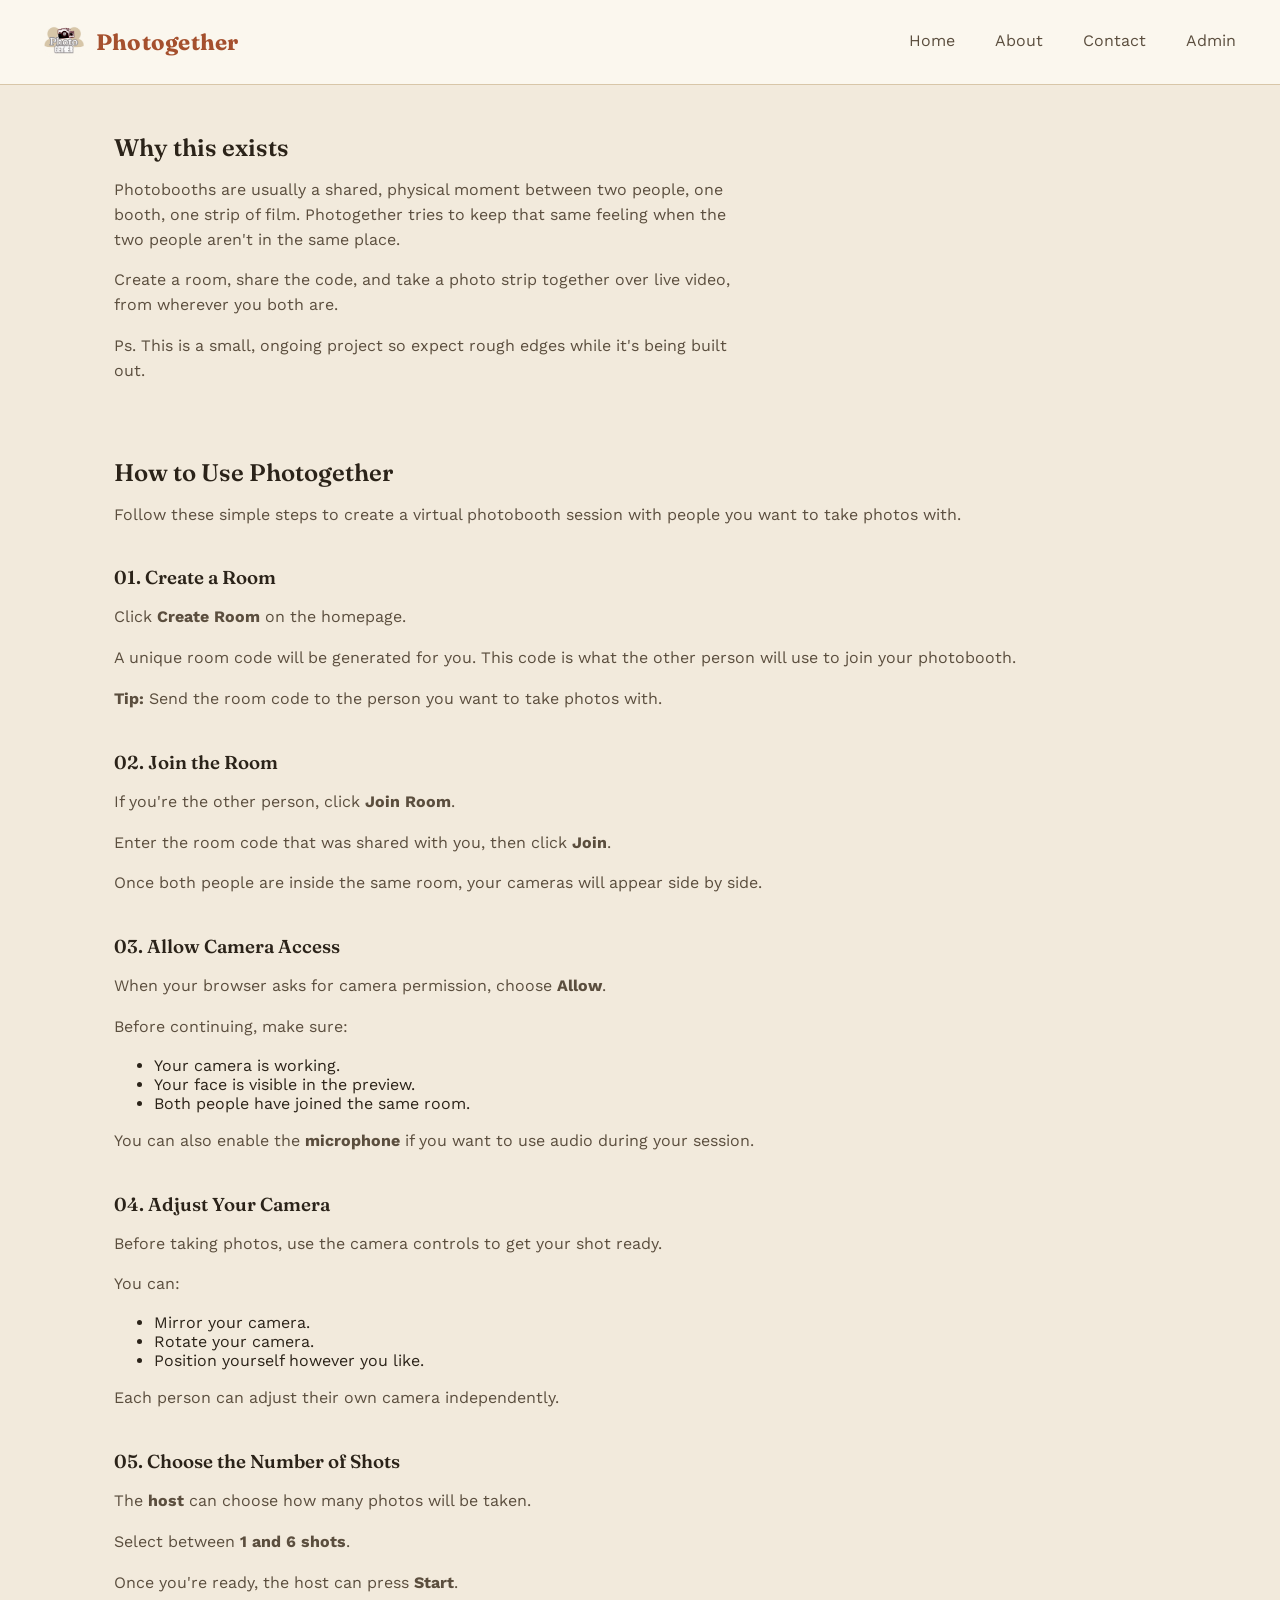
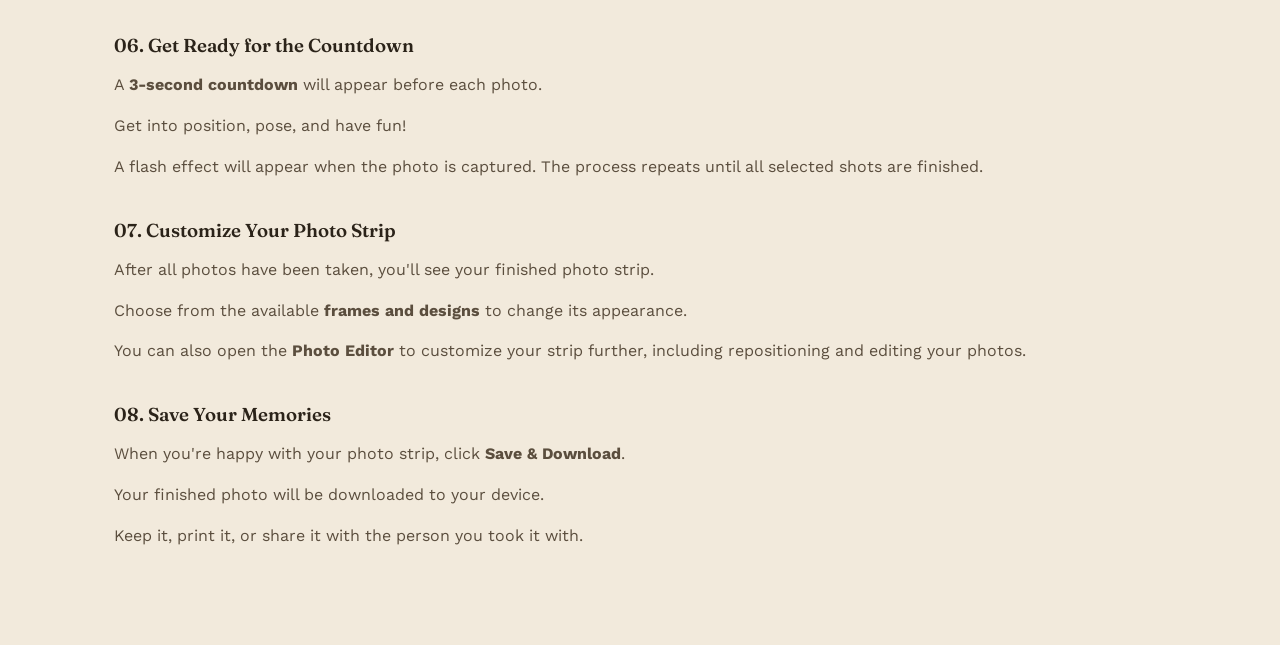
<file: photobooth1/frontend/about.html>
<!DOCTYPE html>
<html lang="en">

<head>
  <meta charset="UTF-8">
  <meta name="viewport" content="width=device-width, initial-scale=1">
  <title>About — Photogether</title>
  <link rel="stylesheet" href="css/style.css">
  <link rel="icon" type="image/png" href="photogetherlogo.png">
</head>

<body>

  <header class="navbar">
    <a href="index.html" class="brand">
      <img src="photogetherlogo.png" alt="Photogether logo" class="logo-img">
      Photogether
    </a>

    <button class="nav-toggle" id="navToggle" aria-label="Toggle menu">☰</button>

    <nav id="mainNav">
      <a href="index.html">Home</a>
      <a href="about.html">About</a>
      <a href="contact.html">Contact</a>
      <a href="admin.html">Admin</a>
    </nav>
  </header>


  <main class="page-wrap">

    <!-- About -->
    <section class="about-intro">
      <h1>Why this exists</h1>

      <p style="max-width: 620px;">
        Photobooths are usually a shared, physical moment between two people, one booth,
        one strip of film. Photogether tries to keep that same feeling when
        the two people aren't in the same place.
      </p>

      <p style="max-width: 620px;">
        Create a room, share the code, and take a photo strip together over
        live video, from wherever you both are.
      </p>

      <p style="max-width: 620px;">
        Ps. This is a small, ongoing project so expect rough edges while it's being
        built out.
      </p>
    </section>


    <!-- How to use -->
    <section class="how-to">

      <h2><br><br>How to Use Photogether</h2>

      <p class="section-intro">
        Follow these simple steps to create a virtual photobooth session
        with people you want to take photos with.
      </p>


      <!-- Step 1 -->
      <article class="instruction-card">


        <div class="step-content">
          <h3><br>01. Create a Room</h3>

          <p>
            Click <strong>Create Room</strong> on the homepage.
          </p>

          <p>
            A unique room code will be generated for you. This code is what
            the other person will use to join your photobooth.
          </p>

          <p>
            <strong>Tip:</strong> Send the room code to the person you want
            to take photos with.
          </p>
        </div>
      </article>


      <!-- Step 2 -->
      <article class="instruction-card">


        <div class="step-content">
          <h3><br>02. Join the Room</h3>

          <p>
            If you're the other person, click <strong>Join Room</strong>.
          </p>

          <p>
            Enter the room code that was shared with you, then click
            <strong>Join</strong>.
          </p>

          <p>
            Once both people are inside the same room, your cameras will
            appear side by side.
          </p>
        </div>
      </article>


      <!-- Step 3 -->
      <article class="instruction-card">


        <div class="step-content">
          <h3><br>03. Allow Camera Access</h3>

          <p>
            When your browser asks for camera permission, choose
            <strong>Allow</strong>.
          </p>

          <p>Before continuing, make sure:</p>

          <ul>
            <li>Your camera is working.</li>
            <li>Your face is visible in the preview.</li>
            <li>Both people have joined the same room.</li>
          </ul>

          <p>
            You can also enable the <strong>microphone</strong> if you want
            to use audio during your session.
          </p>
        </div>
      </article>


      <!-- Step 4 -->
      <article class="instruction-card">


        <div class="step-content">
          <h3><br>04. Adjust Your Camera</h3>

          <p>
            Before taking photos, use the camera controls to get your shot ready.
          </p>

          <p>You can:</p>

          <ul>
            <li>Mirror your camera.</li>
            <li>Rotate your camera.</li>
            <li>Position yourself however you like.</li>
          </ul>

          <p>
            Each person can adjust their own camera independently.
          </p>
        </div>
      </article>


      <!-- Step 5 -->
      <article class="instruction-card">


        <div class="step-content">
          <h3><br>05. Choose the Number of Shots</h3>

          <p>
            The <strong>host</strong> can choose how many photos will be taken.
          </p>

          <p>
            Select between <strong>1 and 6 shots</strong>.
          </p>

          <p>
            Once you're ready, the host can press <strong>Start</strong>.
          </p>
        </div>
      </article>


      <!-- Step 6 -->
      <article class="instruction-card">


        <div class="step-content">
          <h3><br>06. Get Ready for the Countdown</h3>

          <p>
            A <strong>3-second countdown</strong> will appear before each photo.
          </p>

          <p>
            Get into position, pose, and have fun!
          </p>

          <p>
            A flash effect will appear when the photo is captured.
            The process repeats until all selected shots are finished.
          </p>
        </div>
      </article>


      <!-- Step 7 -->
      <article class="instruction-card">


        <div class="step-content">
          <h3><br>07. Customize Your Photo Strip</h3>

          <p>
            After all photos have been taken, you'll see your finished
            photo strip.
          </p>

          <p>
            Choose from the available <strong>frames and designs</strong>
            to change its appearance.
          </p>

          <p>
            You can also open the <strong>Photo Editor</strong> to customize
            your strip further, including repositioning and editing your photos.
          </p>
        </div>
      </article>


      <!-- Step 8 -->
      <article class="instruction-card">


        <div class="step-content">
          <h3><br>08. Save Your Memories</h3>

          <p>
            When you're happy with your photo strip, click
            <strong>Save &amp; Download</strong>.
          </p>

          <p>
            Your finished photo will be downloaded to your device.
          </p>

          <p>
            Keep it, print it, or share it with the person you took it with.
          </p>
        </div>
      </article>

    </section>

  </main>


  <script src="js/nav.js"></script>

</body>

</html>
</file>
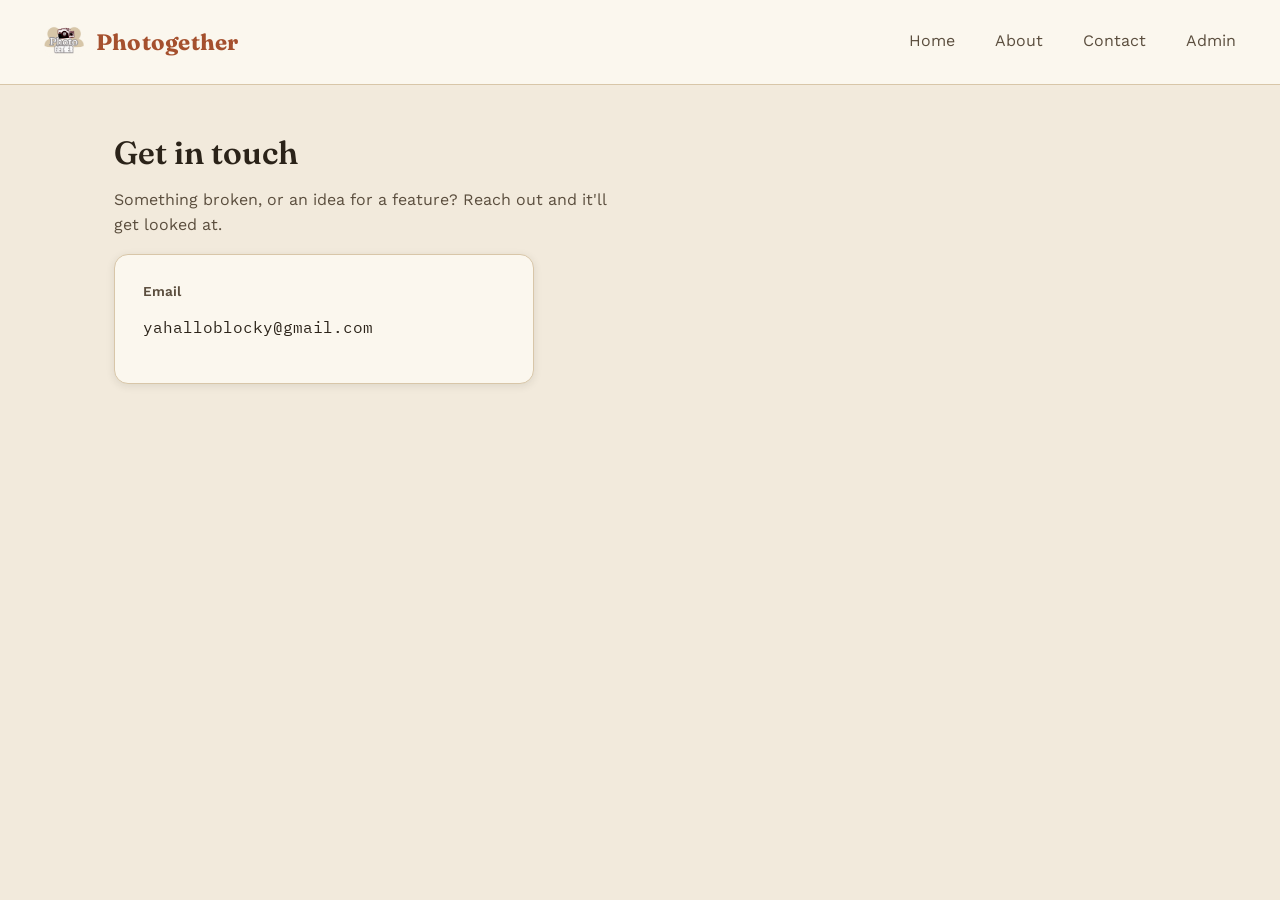
<file: photobooth1/frontend/contact.html>
<!DOCTYPE html>
<html lang="en">

<head>
  <meta charset="UTF-8">
  <meta name="viewport" content="width=device-width, initial-scale=1">
  <title>Contact — Photogether</title>
  <link rel="stylesheet" href="css/style.css">
  <link rel="icon" type="image/png" href="photogetherlogo.png">
</head>

<body>

  <header class="navbar">
    <a href="index.html" class="brand">
      <img src="photogetherlogo.png" alt="Photogether logo" class="logo-img">
      Photogether
    </a>
    <button class="nav-toggle" id="navToggle" aria-label="Toggle menu">☰</button>
    <nav id="mainNav">
      <a href="index.html">Home</a>
      <a href="about.html">About</a>
      <a href="contact.html">Contact</a>
      <a href="admin.html">Admin</a>
    </nav>
  </header>

  <div class="page-wrap">
    <h1>Get in touch</h1>
    <p style="max-width: 520px;">
      Something broken, or an idea for a feature? Reach out and it'll get looked at.
    </p>
    <div class="card" style="max-width: 420px;">
      <label class="field-label">Email</label>
      <p style="font-family: var(--font-mono); color: var(--ink);">yahalloblocky@gmail.com</p>
    </div>
  </div>

  <script src="js/nav.js"></script>

</body>

</html>
</file>
<file: photobooth1/frontend/css/style.css>
/* ============================================================
   LDR PHOTOBOOTH — Design tokens
   Palette: instant-film photobooth. Sand + clay + olive, deep umber ink.
   Type: Fraunces (display, warm/quirky serif) + Work Sans (body) + IBM Plex Mono (utility/codes)
   ============================================================ */

@import url('https://fonts.googleapis.com/css2?family=Fraunces:opsz,wght@9..144,400;9..144,600;9..144,700&family=Work+Sans:wght@400;500;600&family=IBM+Plex+Mono:wght@400;500&family=Caveat:wght@600;700&display=swap');

:root {
  --bg: #F2EADC;
  --bg-deep: #FBF7EE;
  --surface: #FBF7EE;
  --ink: #2B2319;
  --ink-soft: #5B4E3E;
  --clay: #A5502E;
  --clay-dark: #833E22;
  --olive: #6B7548;
  --olive-dark: #525C36;
  --line: #D8C6A8;
  --error: #A93B2E;

  --radius: 14px;
  --radius-sm: 8px;
  --shadow: 0 6px 20px rgba(43, 35, 25, 0.12);
  --shadow-sm: 0 2px 8px rgba(43, 35, 25, 0.10);

  --font-display: 'Fraunces', serif;
  --font-body: 'Work Sans', sans-serif;
  --font-mono: 'IBM Plex Mono', monospace;
}

* {
  box-sizing: border-box;
}

html {
  scroll-behavior: smooth;
}

body {
  margin: 0;
  background: var(--bg);
  color: var(--ink);
  font-family: var(--font-body);
  min-height: 100vh;
  animation: pageFade 0.35s ease;
}

@keyframes pageFade {
  from {
    opacity: 0;
  }

  to {
    opacity: 1;
  }
}

@media (prefers-reduced-motion: reduce) {
  * {
    animation-duration: 0.01ms !important;
    transition-duration: 0.01ms !important;
  }
}

h1,
h2,
h3 {
  font-family: var(--font-display);
  color: var(--ink);
  margin: 0 0 0.4em 0;
  font-weight: 600;
}

p {
  line-height: 1.55;
  color: var(--ink-soft);
}

a {
  color: inherit;
}

/* ---------- Nav ---------- */
.navbar {
  display: flex;
  align-items: center;
  justify-content: space-between;
  padding: 22px 44px;
  background: var(--surface);
  border-bottom: 1px solid var(--line);
  position: sticky;
  top: 0;
  z-index: 50;
}

.navbar .brand {
  display: flex;
  align-items: center;
  gap: 12px;
  font-family: var(--font-display);
  font-size: 1.4rem;
  font-weight: 700;
  color: var(--clay);
  text-decoration: none;
  letter-spacing: 0.01em;
}

.logo-img {
  height: 40px;
  width: auto;
  display: block;
}

.navbar nav {
  display: flex;
  align-items: center;
  gap: 40px;
}

.navbar nav a {
  text-decoration: none;
  font-size: 1rem;
  color: var(--ink-soft);
  position: relative;
  padding-bottom: 4px;
  transition: color 0.2s ease;
}

.navbar nav a::after {
  content: '';
  position: absolute;
  left: 0;
  bottom: 0;
  width: 0%;
  height: 2px;
  background: var(--clay);
  transition: width 0.25s ease;
}

.navbar nav a:hover {
  color: var(--clay);
}

.navbar nav a:hover::after {
  width: 100%;
}

.nav-toggle {
  display: none;
  background: none;
  border: none;
  font-size: 1.5rem;
  cursor: pointer;
  color: var(--ink);
  padding: 6px 12px;
  border-radius: var(--radius-sm);
  transition: background 0.15s ease, transform 0.15s ease;
}

.nav-toggle:hover {
  background: var(--bg-deep);
}

.nav-toggle:active {
  transform: scale(0.94);
}

/* ---------- Buttons ---------- */
.btn {
  font-family: var(--font-body);
  font-weight: 600;
  font-size: 0.95rem;
  padding: 13px 26px;
  border-radius: var(--radius-sm);
  border: none;
  cursor: pointer;
  transition: transform 0.15s ease, box-shadow 0.15s ease, background 0.15s ease, opacity 0.15s ease;
  display: inline-flex;
  align-items: center;
  justify-content: center;
  gap: 8px;
}

.btn:active {
  transform: scale(0.97);
}

.btn:hover:not(:disabled) {
  transform: translateY(-2px);
}

.btn:active:not(:disabled) {
  transform: translateY(0) scale(0.97);
}

.btn:disabled {
  opacity: 0.5;
  cursor: not-allowed;
  transform: none;
}

.btn-primary {
  background: var(--clay);
  color: var(--surface);
  box-shadow: var(--shadow-sm);
}

.btn-primary:hover:not(:disabled) {
  background: var(--clay-dark);
  box-shadow: var(--shadow);
}

.btn-secondary {
  background: transparent;
  color: var(--clay);
  border: 1.5px solid var(--clay);
}

.btn-secondary:hover:not(:disabled) {
  background: rgba(165, 80, 46, 0.08);
}

.btn-ghost {
  background: transparent;
  color: var(--ink-soft);
  border: 1.5px solid var(--line);
}

.btn-ghost:hover:not(:disabled) {
  border-color: var(--ink-soft);
  color: var(--ink);
}

.btn-icon {
  width: 46px;
  height: 46px;
  border-radius: 50%;
  padding: 0;
  background: var(--surface);
  border: 1.5px solid var(--line);
  color: var(--ink);
  font-size: 1.2rem;
  transition: transform 0.15s ease, background 0.15s ease, border-color 0.15s ease;
}

.btn-icon:hover:not(:disabled) {
  transform: scale(1.08);
  border-color: var(--clay);
}

.btn-icon.active {
  background: var(--olive);
  color: var(--surface);
  border-color: var(--olive);
}

.btn-icon.muted {
  background: var(--error);
  color: var(--surface);
  border-color: var(--error);
}

/* ---------- Layout helpers ---------- */
.page-wrap {
  max-width: 1100px;
  margin: 0 auto;
  padding: 48px 24px 80px;
}

.hero {
  text-align: center;
  padding: 64px 24px 40px;
}

.hero h1 {
  font-size: clamp(2.4rem, 5vw, 3.6rem);
  max-width: 720px;
  margin: 0 auto 14px;
}

.hero p {
  max-width: 480px;
  margin: 0 auto 36px;
  font-size: 1.05rem;
}

.button-row {
  display: flex;
  gap: 16px;
  justify-content: center;
  flex-wrap: wrap;
}

/* ---------- Cards / surfaces ---------- */
.card {
  background: var(--surface);
  border-radius: var(--radius);
  border: 1px solid var(--line);
  box-shadow: var(--shadow-sm);
  padding: 28px;
}

/* ---------- Film sprocket motif (signature element) ---------- */
.sprocket-edge {
  height: 18px;
  background-image: radial-gradient(circle, var(--bg) 3.5px, transparent 3.6px);
  background-size: 26px 18px;
  background-position: 10px center;
  background-color: var(--ink);
  border-radius: var(--radius-sm) var(--radius-sm) 0 0;
}

.sprocket-edge.bottom {
  border-radius: 0 0 var(--radius-sm) var(--radius-sm);
}

/* ---------- Modal ---------- */
.modal-overlay {
  position: fixed;
  inset: 0;
  background: rgba(43, 35, 25, 0.45);
  display: flex;
  align-items: center;
  justify-content: center;
  z-index: 400;
  opacity: 0;
  pointer-events: none;
  transition: opacity 0.2s ease;
}

.modal-overlay.open {
  opacity: 1;
  pointer-events: auto;
}

.modal {
  background: var(--surface);
  border-radius: var(--radius);
  padding: 32px;
  width: 100%;
  max-width: 380px;
  position: relative;
  box-shadow: var(--shadow);
  transform: translateY(10px) scale(0.98);
  transition: transform 0.2s ease;
}

.modal-overlay.open .modal {
  transform: translateY(0) scale(1);
}

.modal-close {
  position: absolute;
  top: 14px;
  right: 14px;
  background: none;
  border: none;
  font-size: 1.3rem;
  cursor: pointer;
  color: var(--ink-soft);
  width: 32px;
  height: 32px;
  border-radius: 50%;
  transition: background 0.15s ease;
}

.modal-close:hover {
  background: var(--bg-deep);
}

.field-label {
  display: block;
  font-size: 0.85rem;
  font-weight: 600;
  margin-bottom: 8px;
  color: var(--ink-soft);
}

input[type="text"],
input[type="password"] {
  width: 100%;
  padding: 12px 14px;
  border-radius: var(--radius-sm);
  border: 1.5px solid var(--line);
  background: var(--bg);
  font-family: var(--font-mono);
  font-size: 1rem;
  color: var(--ink);
  margin-bottom: 16px;
}

input[type="text"]:focus,
input[type="password"]:focus {
  outline: 2px solid var(--clay);
  outline-offset: 1px;
}

.error-text {
  color: var(--error);
  font-size: 0.85rem;
  margin: -8px 0 12px;
}

/* ---------- Room layout ---------- */
.room-layout {
  display: grid;
  grid-template-columns: 1fr 280px;
  gap: 28px;
  padding: 32px;
  max-width: 1200px;
  margin: 0 auto;
}

.room-code-banner {
  text-align: center;
  padding: 14px;
  background: var(--ink);
  color: var(--bg);
  border-radius: 0;
  margin-bottom: 0;
  font-family: var(--font-mono);
  letter-spacing: 0.15em;
  font-size: 1.1rem;
}

.room-code-banner span {
  color: #E7C9A8;
  font-weight: 600;
}

.persistent-controls {
  display: flex;
  align-items: center;
  justify-content: space-between;
  padding: 12px 32px;
  background: var(--surface);
  border-bottom: 1px solid var(--line);
  flex-wrap: wrap;
  gap: 10px;
}

.role-badge {
  display: inline-block;
  margin-left: 12px;
  padding: 3px 10px;
  border-radius: 20px;
  font-size: 0.7rem;
  letter-spacing: 0.05em;
  vertical-align: middle;
  background: var(--olive);
  color: var(--surface) !important;
}

.role-badge.host {
  background: var(--clay);
}

.stage {
  background: var(--ink);
  border-radius: var(--radius);
  padding: 16px;
  position: relative;
  overflow: hidden;
}

.video-grid {
  display: grid;
  gap: 10px;
  grid-template-columns: repeat(auto-fit, minmax(220px, 1fr));
}

/* Exactly 2 people: always side by side, even on narrow mobile screens,
   instead of collapsing to stacked rows. */
.video-grid.tiles-2 {
  grid-template-columns: 1fr 1fr;
}

/* Solo: cap the width so one big tile doesn't dominate/overflow the screen. */
.video-grid.tiles-1 {
  grid-template-columns: minmax(0, 420px);
  justify-content: center;
}

.video-tile {
  position: relative;
  width: 100%;
  height: 0;
  /* padding-bottom percentages are always based on the element's WIDTH
     (even for vertical padding) -- a long-standing CSS quirk we're using
     on purpose here. This is a bulletproof way to force an aspect ratio
     that works identically in every browser, unlike the `aspect-ratio`
     property + custom-property combo we tried before, which kept
     silently falling back to its default in some browsers. 112.5% =
     PERSON_SLOT_H / PERSON_SLOT_W * 100 (360/320). */
  padding-bottom: 112.5%;
  background: #000;
  border-radius: var(--radius-sm);
  overflow: hidden;
}

/* This was completely unstyled before -- no width/height rule at all --
   which meant it just shrank to fit the video's natural content size
   instead of filling the tile. That's what caused the black gap. */
.video-transform-wrap {
  position: absolute;
  inset: 0;
  width: 100%;
  height: 100%;
}

.video-tile video {
  width: 100%;
  height: 100%;
  object-fit: cover;
  object-position: center;
  display: block;
  background: #000;
}

/* Note: mirroring is applied per-tile via inline JS transforms (synced
   through Firestore per-person), not a static CSS rule -- see room.js */

.video-tile .tag {
  position: absolute;
  bottom: 8px;
  left: 8px;
  background: rgba(0, 0, 0, 0.55);
  color: #fff;
  font-size: 0.75rem;
  padding: 3px 8px;
  border-radius: 20px;
  font-family: var(--font-mono);
}

.countdown-overlay {
  position: absolute;
  inset: 0;
  background: rgba(43, 35, 25, 0.55);
  display: none;
  align-items: center;
  justify-content: center;
  z-index: 10;
}

.countdown-overlay.active {
  display: flex;
}

.countdown-number {
  font-family: var(--font-display);
  font-size: 8rem;
  color: var(--bg);
  animation: countPulse 1s ease;
}

@keyframes countPulse {
  0% {
    transform: scale(0.6);
    opacity: 0;
  }

  30% {
    transform: scale(1.15);
    opacity: 1;
  }

  100% {
    transform: scale(1);
    opacity: 1;
  }
}

.flash-overlay {
  position: absolute;
  inset: 0;
  background: #fff;
  opacity: 0;
  pointer-events: none;
  z-index: 20;
}

.flash-overlay.flash {
  animation: flashPop 0.4s ease;
}

@keyframes flashPop {
  0% {
    opacity: 0;
  }

  15% {
    opacity: 1;
  }

  100% {
    opacity: 0;
  }
}

.side-panel {
  display: flex;
  flex-direction: column;
  gap: 20px;
}

.shot-selector {
  display: flex;
  gap: 8px;
  flex-wrap: wrap;
}

.shot-count-btn {
  width: 42px;
  height: 42px;
  border-radius: 50%;
  border: 1.5px solid var(--line);
  background: var(--surface);
  font-family: var(--font-mono);
  font-weight: 600;
  cursor: pointer;
  transition: all 0.15s ease;
}

.shot-count-btn:hover:not(:disabled) {
  transform: scale(1.1);
  border-color: var(--clay);
}

.shot-count-btn.selected {
  background: var(--clay);
  color: var(--surface);
  border-color: var(--clay);
}

.shot-count-btn:disabled {
  cursor: not-allowed;
  opacity: 0.5;
}

.control-row {
  display: flex;
  gap: 10px;
  align-items: center;
}

.mic-row {
  display: flex;
  align-items: center;
  gap: 12px;
  font-size: 0.9rem;
  color: var(--ink-soft);
}

.status-line {
  font-size: 0.88rem;
  color: var(--ink-soft);
  font-family: var(--font-mono);
  min-height: 1.2em;
}

/* ---------- Photo strip / results ---------- */
.results-wrap {
  display: flex;
  gap: 40px;
  justify-content: center;
  flex-wrap: wrap;
  padding: 40px 24px 80px;
}

.filmstrip {
  background: #111;
  padding: 14px 14px 26px;
  border-radius: 6px;
  width: 260px;
  display: flex;
  flex-direction: column;
  gap: 10px;
  position: relative;
  box-shadow: var(--shadow);
}

.filmstrip::before,
.filmstrip::after {
  content: '';
  display: block;
  height: 12px;
  background-image: radial-gradient(circle, #111 2.5px, transparent 2.6px);
  background-color: #333;
  background-size: 18px 12px;
}

.filmstrip img {
  width: 100%;
  border-radius: 3px;
  display: block;
  min-height: 200px;
  background: var(--bg-deep);
}

/* ---------- Caption / date under the finished strip ---------- */
.caption-block {
  width: 260px;
  margin-top: 16px;
}

.caption-block .field-label {
  display: flex;
  align-items: center;
  justify-content: space-between;
}

.caption-block .field-label .optional-tag {
  font-size: 0.7rem;
  font-weight: 400;
  color: var(--ink-soft);
  text-transform: none;
  letter-spacing: 0;
}

.caption-input {
  width: 100%;
  padding: 12px 14px;
  border-radius: var(--radius-sm);
  border: 1.5px solid var(--line);
  background: var(--surface);
  font-family: 'Caveat', cursive;
  font-size: 1.3rem;
  color: var(--ink);
  margin-bottom: 10px;
  transition: border-color 0.15s ease;
}

.caption-input:focus {
  outline: none;
  border-color: var(--clay);
}

.caption-date-row {
  display: flex;
  align-items: center;
  gap: 10px;
  font-size: 0.85rem;
  color: var(--ink-soft);
}

.caption-date-row input[type="date"] {
  font-family: var(--font-mono);
  font-size: 0.85rem;
  padding: 8px 10px;
  border-radius: var(--radius-sm);
  border: 1.5px solid var(--line);
  background: var(--surface);
  color: var(--ink);
}

.caption-date-row label {
  display: flex;
  align-items: center;
  gap: 6px;
  cursor: pointer;
}

.border-panel {
  max-width: 340px;
}

.border-options {
  display: grid;
  grid-template-columns: repeat(3, 1fr);
  gap: 14px;
  margin: 16px 0;
}

.frame-swatch-wrap {
  display: flex;
  flex-direction: column;
  align-items: stretch;
  gap: 6px;
  width: 100%;
}

.frame-swatch-label {
  font-size: 0.72rem;
  color: var(--ink-soft);
  text-align: center;
}

.border-swatch {
  width: 100%;
  aspect-ratio: 1;
  border-radius: var(--radius-sm);
  border: 2px solid var(--line);
  cursor: pointer;
  overflow: hidden;
  background: var(--bg-deep);
  background-size: cover;
  background-position: center;
  transition: border-color 0.15s ease, transform 0.15s ease;
}

.border-swatch:hover {
  transform: scale(1.05);
}

.border-swatch.selected {
  border-color: var(--clay);
  box-shadow: 0 0 0 2px rgba(165, 80, 46, 0.25);
}

.border-swatch img {
  width: 100%;
  height: 100%;
  object-fit: cover;
}

/* ---------- Photo editor ---------- */
.editor-overlay {
  position: fixed;
  inset: 0;
  background: rgba(43, 35, 25, 0.85);
  display: flex;
  align-items: center;
  justify-content: center;
  z-index: 200;
  opacity: 0;
  pointer-events: none;
  transition: opacity 0.2s ease;
  padding: 10px;
}

.editor-overlay.open {
  opacity: 1;
  pointer-events: auto;
}

.editor-modal {
  background: var(--surface);
  border-radius: var(--radius);
  padding: 14px 16px;
  width: 100%;
  height: 100%;
  max-width: 1400px;
  max-height: 98vh;
  box-shadow: var(--shadow);
  display: flex;
  flex-direction: column;
  gap: 10px;
  font-family: var(--font-body);
  overflow: hidden;
}

.editor-canvas-wrap {
  display: flex;
  justify-content: center;
  align-items: center;
  background: var(--ink);
  border-radius: var(--radius-sm);
  padding: 14px;
  flex: 1 1 auto;
  min-height: 0;
  overflow: auto;
}

/* Centered flex items can't be scrolled to reveal their "before" (top/left)
   overflow in most browsers -- only the "after" side is reachable. When
   zoomed in, switch to flex-start so ALL of the overflow is scrollable. */
.editor-canvas-wrap.zoomed {
  justify-content: flex-start;
  align-items: flex-start;
}

.pan-control {
  position: fixed;
  bottom: 90px;
  left: 24px;
  display: grid;
  grid-template-columns: 34px 34px 34px;
  grid-template-rows: 34px 34px;
  gap: 3px;
  z-index: 210;
}

.pan-control button {
  background: rgba(43, 35, 25, 0.75);
  color: #fff;
  border: none;
  border-radius: 6px;
  font-size: 0.9rem;
  cursor: pointer;
}

.pan-control button:active {
  background: var(--clay);
}

#editorPanUp {
  grid-column: 2;
  grid-row: 1;
}

#editorPanLeft {
  grid-column: 1;
  grid-row: 2;
}

#editorPanRight {
  grid-column: 3;
  grid-row: 2;
}

#editorPanDown {
  grid-column: 2;
  grid-row: 2;
}

/* Sized via JS (see editor.js applyCanvasDisplaySize) so it can either fit
   the whole strip in view (default) or be zoomed in for precision editing,
   with the wrapper above scrolling to pan around once zoomed in. */
.editor-canvas-wrap canvas {
  border-radius: 4px;
  touch-action: none;
  cursor: crosshair;
  background: var(--surface);
  flex-shrink: 0;
}

.editor-toolbar {
  display: flex;
  flex-wrap: nowrap;
  overflow-x: auto;
  gap: 8px;
  align-items: center;
  padding-bottom: 8px;
  border-bottom: 1px solid var(--line);
  flex-shrink: 0;
  -webkit-overflow-scrolling: touch;
}

.editor-toolbar::-webkit-scrollbar {
  height: 5px;
}

.editor-toolbar::-webkit-scrollbar-thumb {
  background: var(--line);
  border-radius: 3px;
}

.editor-toolbar>span[style*="flex:1"] {
  display: none;
  /* spacer no longer needed once toolbar scrolls */
}

.tool-btn {
  display: flex;
  flex-direction: column;
  align-items: center;
  justify-content: center;
  gap: 3px;
  padding: 8px 12px;
  border-radius: var(--radius-sm);
  border: 1.5px solid var(--line);
  background: var(--surface);
  color: var(--ink);
  cursor: pointer;
  font-family: var(--font-body);
  font-size: 0.68rem;
  font-weight: 500;
  transition: all 0.15s ease;
  min-height: 52px;
  min-width: 58px;
  flex-shrink: 0;
  white-space: nowrap;
  line-height: 1.1;
}

.tool-btn .tool-icon {
  font-size: 1.15rem;
  line-height: 1;
}

.tool-btn:hover {
  border-color: var(--clay);
  transform: translateY(-1px);
}

.tool-btn.selected {
  background: var(--clay);
  color: var(--surface);
  border-color: var(--clay);
}

.editor-controls-row {
  display: flex;
  align-items: center;
  gap: 18px;
  flex-wrap: nowrap;
  overflow-x: auto;
  -webkit-overflow-scrolling: touch;
  font-size: 0.85rem;
  font-family: var(--font-body);
  color: var(--ink-soft);
  flex-shrink: 0;
  padding-bottom: 4px;
}

.editor-controls-row::-webkit-scrollbar {
  height: 5px;
}

.editor-controls-row::-webkit-scrollbar-thumb {
  background: var(--line);
  border-radius: 3px;
}

.editor-controls-row label {
  display: flex;
  align-items: center;
  gap: 8px;
  flex-shrink: 0;
  white-space: nowrap;
}

.editor-controls-row input[type="color"] {
  width: 40px;
  height: 40px;
  border: 1.5px solid var(--line);
  border-radius: 50%;
  padding: 0;
  cursor: pointer;
  background: none;
}

.editor-controls-row input[type="range"] {
  width: 120px;
  accent-color: var(--clay);
}

.editor-controls-row select {
  font-family: var(--font-body);
  font-size: 0.85rem;
  padding: 8px 10px;
  border-radius: var(--radius-sm);
  border: 1.5px solid var(--line);
  background: var(--surface);
  color: var(--ink);
  cursor: pointer;
}

.editor-controls-row select:focus {
  outline: 2px solid var(--clay);
  outline-offset: 1px;
}

.editor-footer {
  display: flex;
  justify-content: space-between;
  gap: 12px;
  flex-wrap: wrap;
  flex-shrink: 0;
}

.view-zoom-controls {
  display: flex;
  gap: 6px;
  align-items: center;
}

.view-zoom-controls .tool-btn {
  min-height: 40px;
  min-width: 40px;
  padding: 8px 10px;
}

.view-zoom-controls .tool-icon {
  font-size: 1.3rem;
}

.shot-thumb {
  position: relative;
  cursor: pointer;
  border-radius: var(--radius-sm);
  overflow: hidden;
  border: 2px solid var(--line);
  transition: transform 0.15s ease, border-color 0.15s ease;
}

.shot-thumb:hover {
  transform: scale(1.03);
  border-color: var(--clay);
}

.shot-thumb img {
  width: 100%;
  display: block;
}

.shot-thumb .edit-tag {
  position: absolute;
  bottom: 6px;
  right: 6px;
  background: rgba(0, 0, 0, 0.6);
  color: #fff;
  font-size: 0.7rem;
  padding: 3px 8px;
  border-radius: 20px;
}

.admin-grid {
  display: grid;
  grid-template-columns: repeat(auto-fill, minmax(180px, 1fr));
  gap: 16px;
  margin-top: 24px;
}

.admin-grid img {
  width: 100%;
  border-radius: var(--radius-sm);
  border: 1px solid var(--line);
  display: block;
}

.admin-grid .meta {
  font-family: var(--font-mono);
  font-size: 0.75rem;
  color: var(--ink-soft);
  margin-top: 6px;
}

/* ---------- Responsive ---------- */
@media (max-width: 860px) {
  .room-layout {
    grid-template-columns: 1fr;
    padding: 16px;
  }

  .navbar {
    padding: 16px 20px;
    position: relative;
  }

  .nav-toggle {
    display: block;
  }

  .navbar nav {
    position: absolute;
    top: 100%;
    left: 0;
    right: 0;
    flex-direction: column;
    align-items: flex-start;
    gap: 0;
    background: var(--surface);
    border-bottom: 1px solid var(--line);
    max-height: 0;
    overflow: hidden;
    padding: 0 20px;
    transition: max-height 0.35s ease, padding 0.35s ease;
  }

  .navbar nav.open {
    max-height: 260px;
    padding: 10px 20px 18px;
  }

  .navbar nav a {
    width: 100%;
    padding: 12px 0;
  }

  .navbar nav a::after {
    display: none;
  }

  .hero {
    padding: 40px 16px 28px;
  }
}

@media (max-width: 520px) {
  .navbar nav a {
    font-size: 0.85rem;
  }

  .countdown-number {
    font-size: 5rem;
  }

  .filmstrip {
    width: 100%;
    max-width: 260px;
  }
}
</file>
